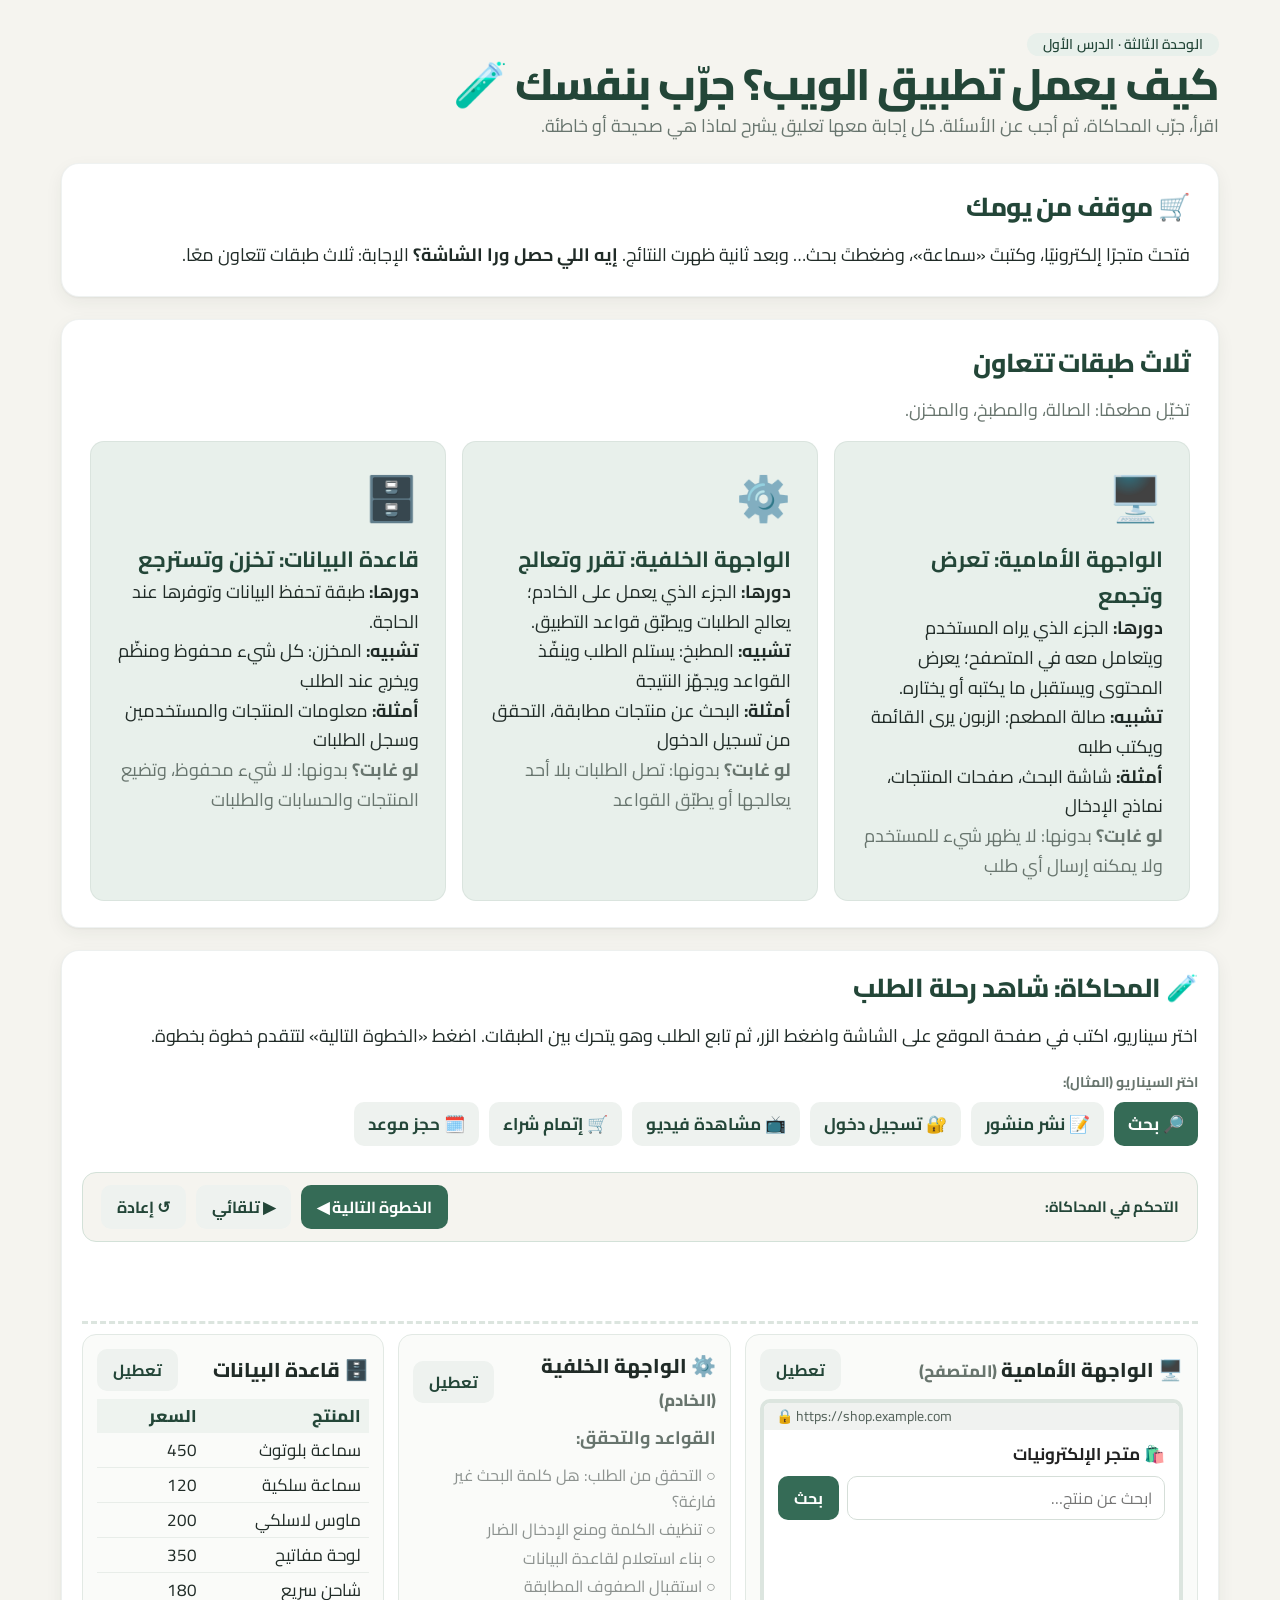
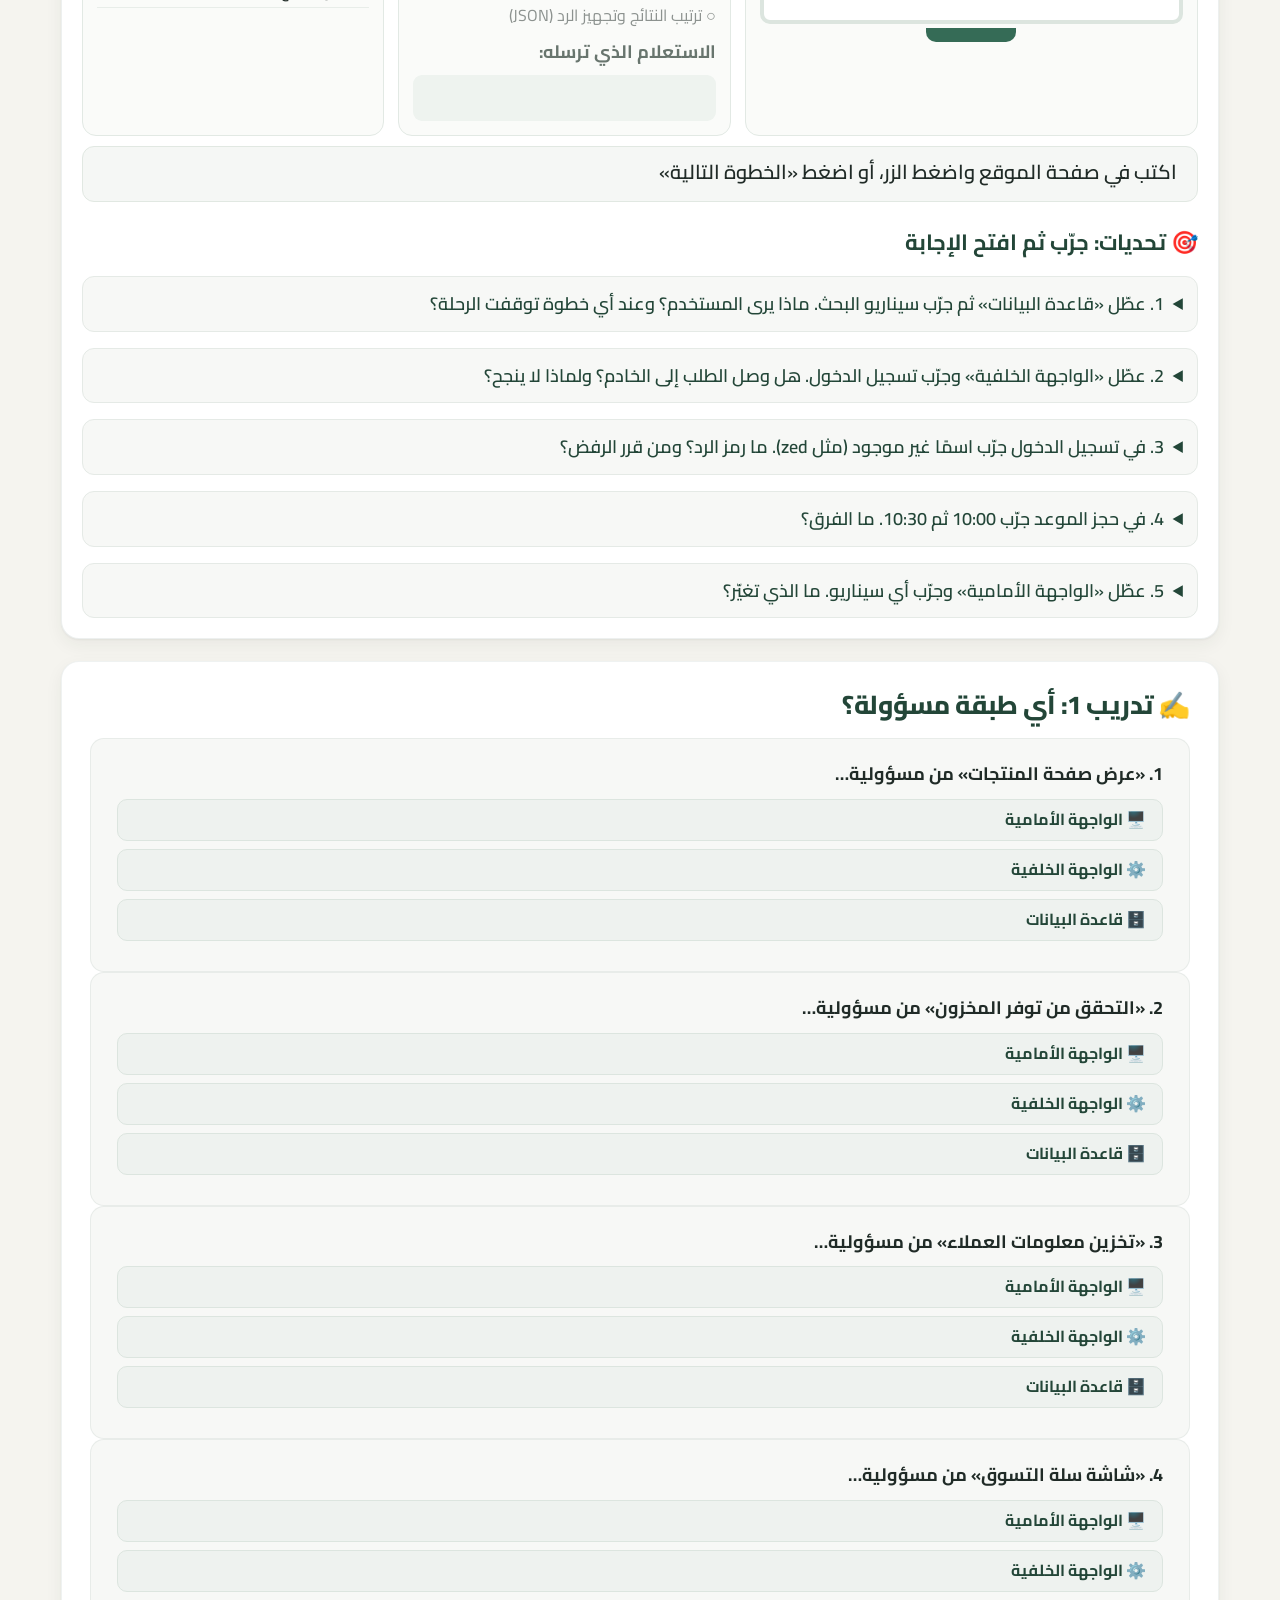
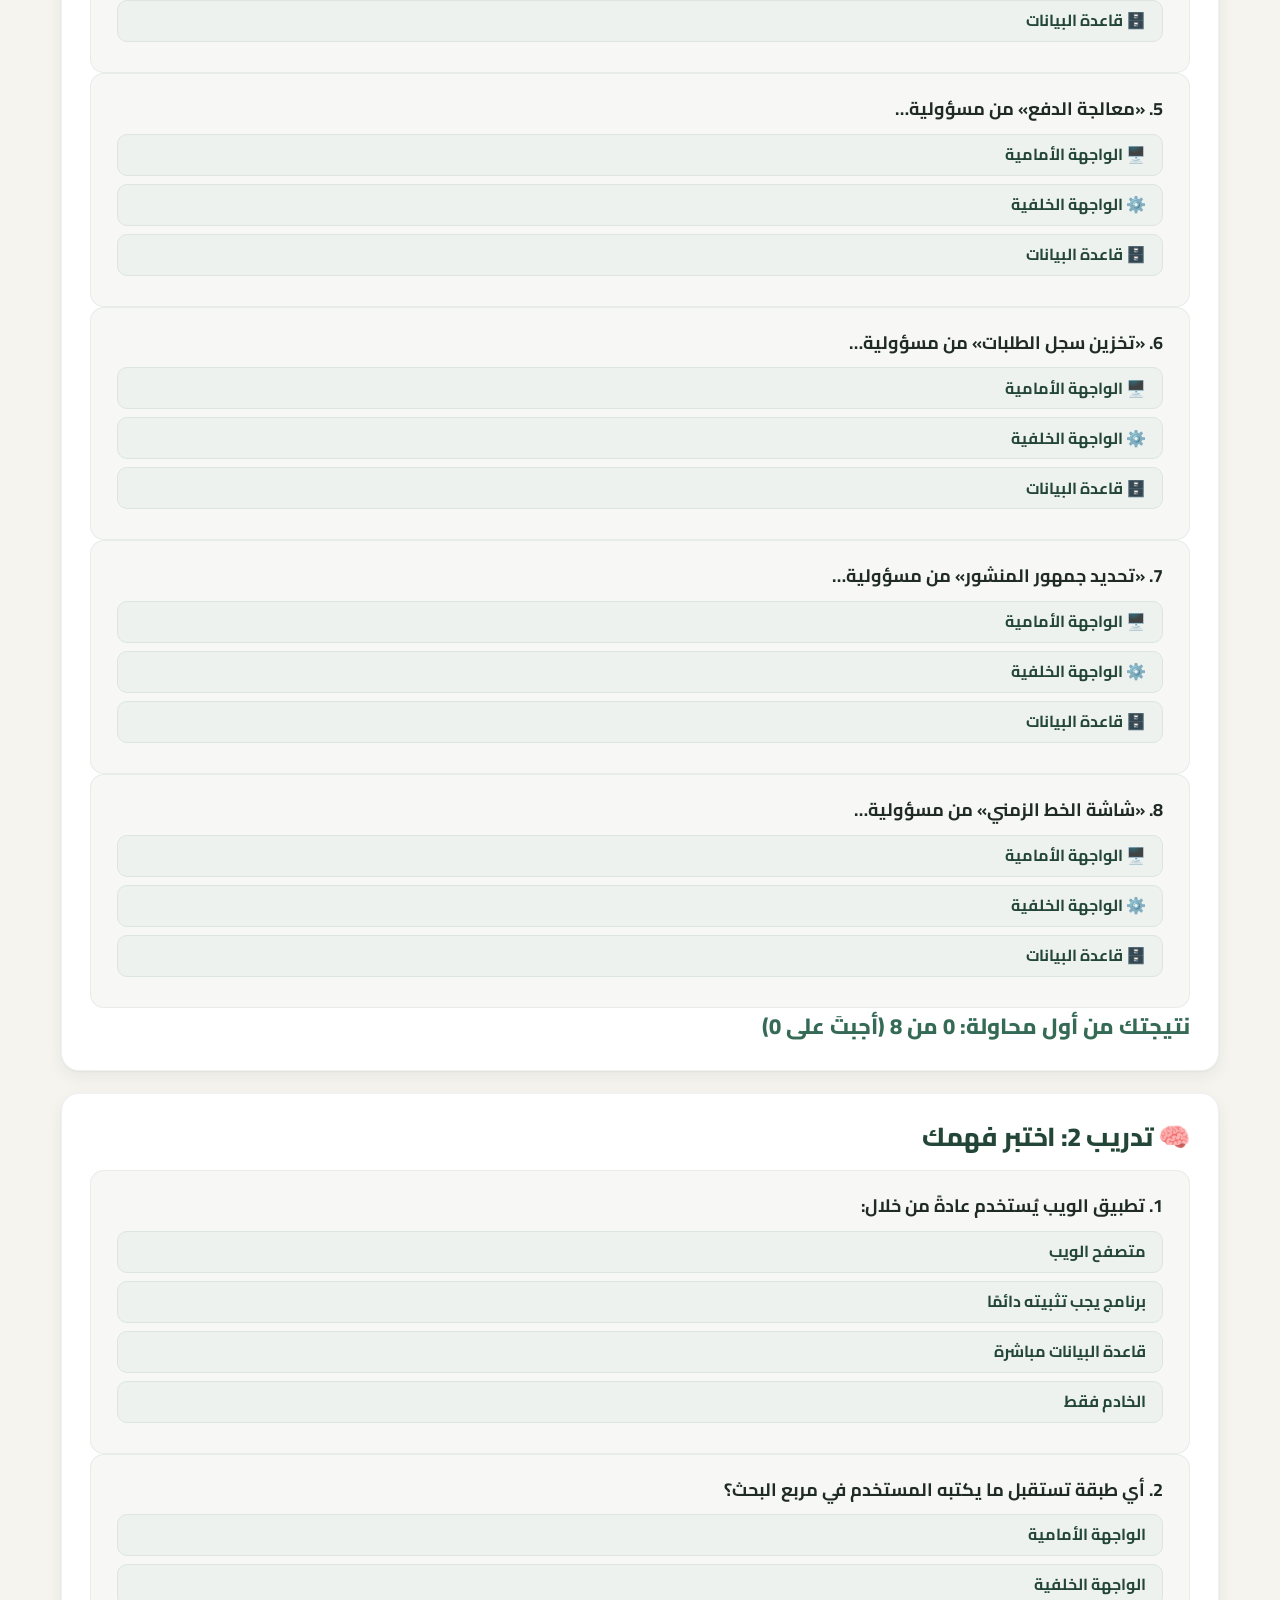
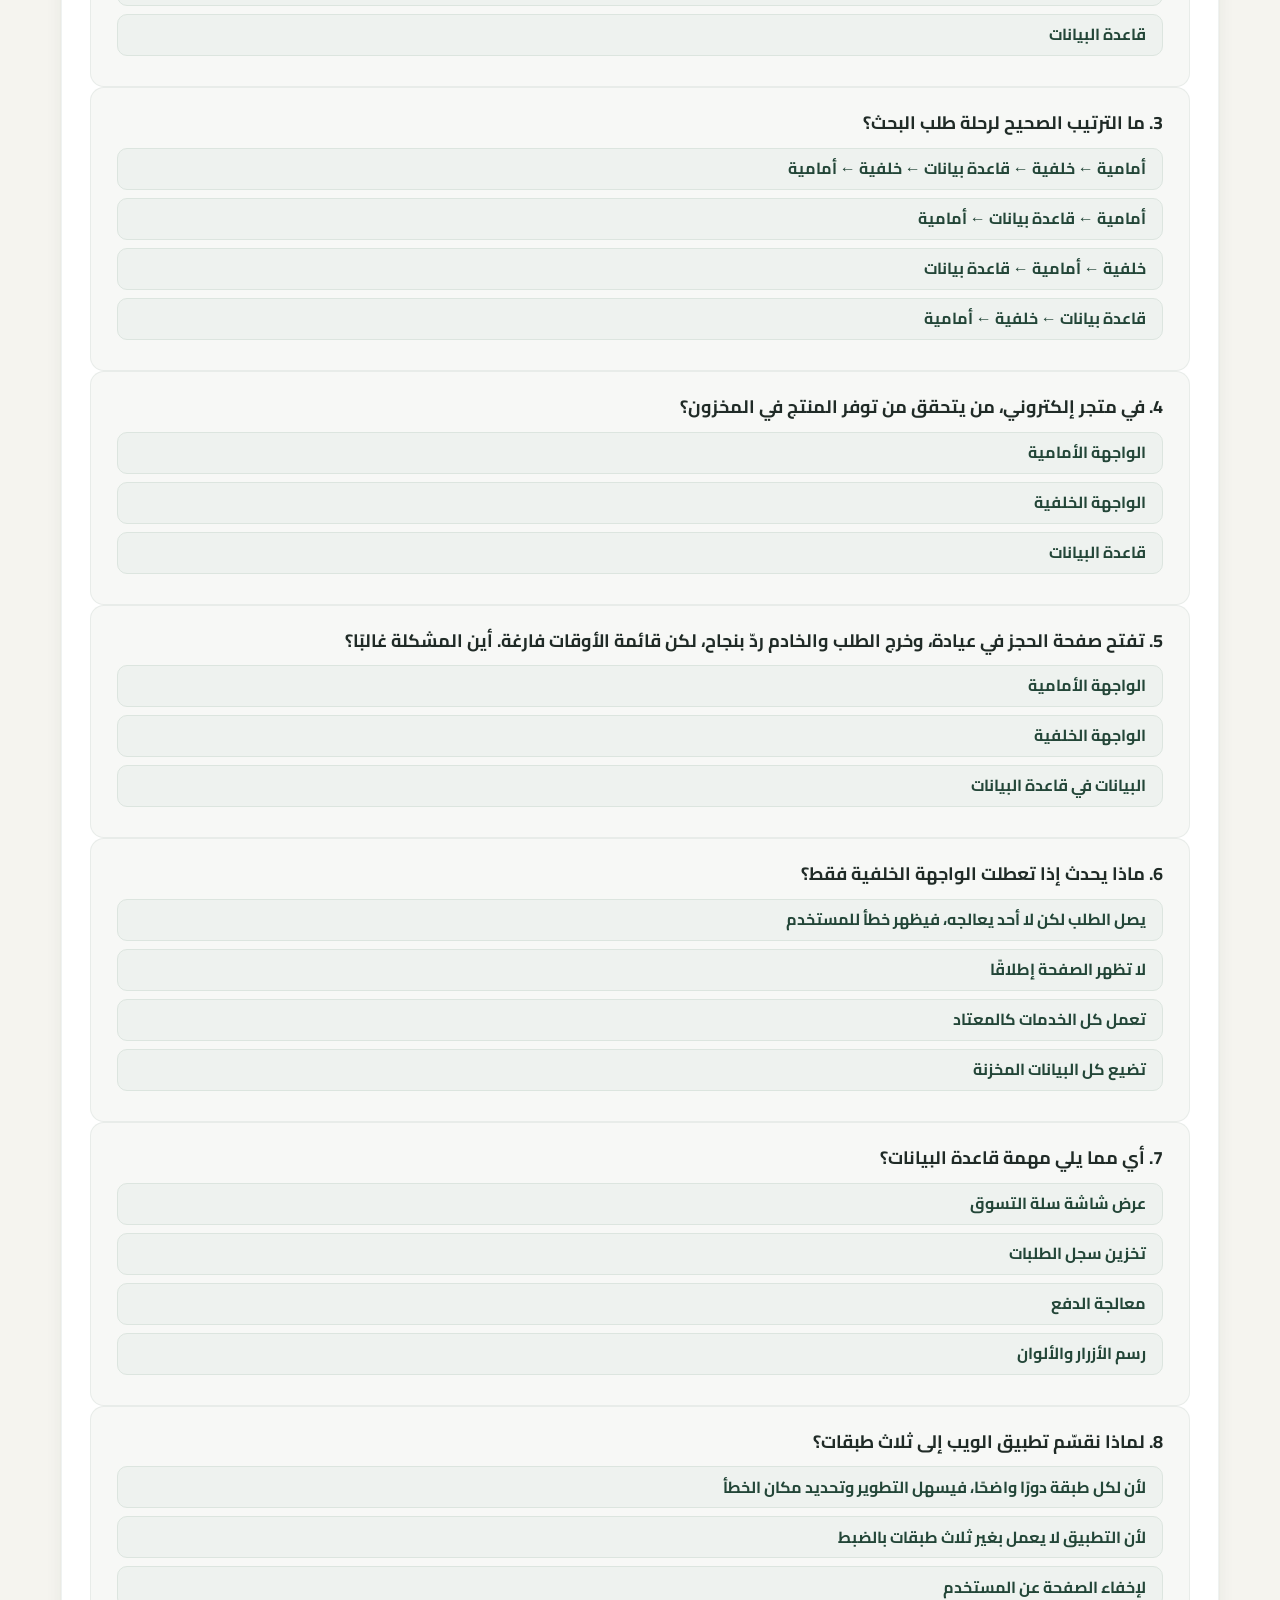
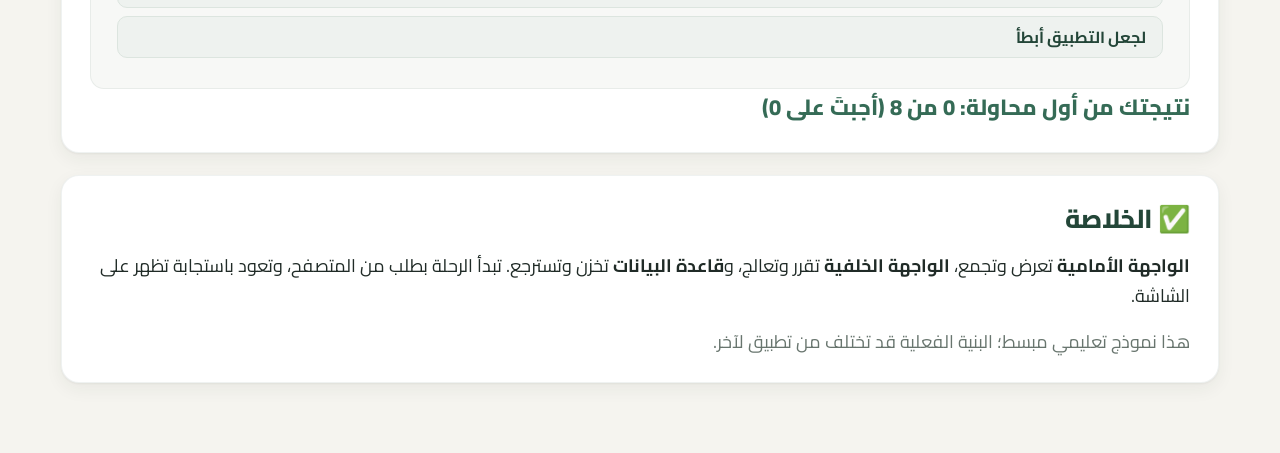
<file: index.html>
<!DOCTYPE html>
<html lang="ar" dir="rtl">
<head>
  <meta charset="utf-8">
  <meta name="viewport" content="width=device-width, initial-scale=1, viewport-fit=cover">
  <title>كيف يعمل تطبيق الويب؟ — جرّب بنفسك</title>
  <link href="https://fonts.googleapis.com/css2?family=Cairo:wght@400;600;800&display=swap" rel="stylesheet">
  <link rel="stylesheet" href="style.css">
</head>
<body>
  <main class="wrap">
    <header>
      <span class="tag">الوحدة الثالثة · الدرس الأول</span>
      <h1>كيف يعمل تطبيق الويب؟ جرّب بنفسك 🧪</h1>
      <p class="mu">اقرأ، جرّب المحاكاة، ثم أجب عن الأسئلة. كل إجابة معها تعليق يشرح لماذا هي صحيحة أو خاطئة.</p>
    </header>

    <section class="sec">
      <h2>🛒 موقف من يومك</h2>
      <p>فتحتَ متجرًا إلكترونيًا، وكتبتَ «سماعة»، وضغطتَ بحث… وبعد ثانية ظهرت النتائج. <b>إيه اللي حصل ورا الشاشة؟</b> الإجابة: ثلاث طبقات تتعاون معًا.</p>
    </section>

    <section class="sec">
      <h2>ثلاث طبقات تتعاون</h2>
      <p class="mu">تخيّل مطعمًا: الصالة، والمطبخ، والمخزن.</p>
      <div class="g3 g4" id="layers"></div>
    </section>

    <section class="sec" id="sim">
      <h2>🧪 المحاكاة: شاهد رحلة الطلب</h2>
      <p>اختر سيناريو، اكتب في صفحة الموقع على الشاشة واضغط الزر، ثم تابع الطلب وهو يتحرك بين الطبقات. اضغط «الخطوة التالية» لتتقدم خطوة بخطوة.</p>

      <!-- شريط السيناريوهات (الأمثلة) -->
      <div class="sim-scenarios">
        <span class="sim-label">اختر السيناريو (المثال):</span>
        <div class="tabs" id="tabs"></div>
      </div>

      <!-- شريط أزرار التحكم في المحاكاة منفصل تماماً -->
      <div class="sim-controls">
        <span class="sim-label">التحكم في المحاكاة:</span>
        <div class="sim-actions">
          <button class="b" id="stp">الخطوة التالية ◀</button>
          <button class="b gh" id="au">▶ تلقائي</button>
          <button class="b gh" id="rs">↺ إعادة</button>
        </div>
      </div>

      <div class="net">
        <div class="lane">
          <div class="pkt" id="pk"></div>
        </div>
        <div class="sts">
          <div class="stn" data-l="f">
            <div class="th">
              <span>🖥️ الواجهة الأمامية <small class="mu">(المتصفح)</small></span>
              <button class="b gh tg" data-l="f">تعطيل</button>
            </div>
            <div class="mon">
              <div class="url">🔒 https://shop.example.com</div>
              <div id="scr"></div>
            </div>
            <div class="stand"></div>
          </div>

          <div class="stn" data-l="b">
            <div class="th">
              <span>⚙️ الواجهة الخلفية <small class="mu">(الخادم)</small></span>
              <button class="b gh tg" data-l="b">تعطيل</button>
            </div>
            <b class="mu">القواعد والتحقق:</b>
            <ul id="ck"></ul>
            <b class="mu">الاستعلام الذي ترسله:</b>
            <code id="sq"></code>
          </div>

          <div class="stn" data-l="d">
            <div class="th">
              <span>🗄️ قاعدة البيانات</span>
              <button class="b gh tg" data-l="d">تعطيل</button>
            </div>
            <table id="dbt"></table>
          </div>
        </div>

        <div class="cap" id="cap"></div>
      </div>

      <h3>🎯 تحديات: جرّب ثم افتح الإجابة</h3>
      <details>
        <summary>1. عطّل «قاعدة البيانات» ثم جرّب سيناريو البحث. ماذا يرى المستخدم؟ وعند أي خطوة توقفت الرحلة؟</summary>
        <p>تتوقف عند الخطوة 4: الخلفية تحاول سؤال قاعدة البيانات فلا تجد بيانات، فيظهر للمستخدم «تعذّر تحميل البيانات».</p>
      </details>
      <details>
        <summary>2. عطّل «الواجهة الخلفية» وجرّب تسجيل الدخول. هل وصل الطلب إلى الخادم؟ ولماذا لا ينجح؟</summary>
        <p>الطلب يخرج من المتصفح ويصل، لكن لا أحد يعالجه ولا يطبّق القواعد؛ تتوقف الرحلة عند الخطوة 2 ويظهر خطأ في الخادم.</p>
      </details>
      <details>
        <summary>3. في تسجيل الدخول جرّب اسمًا غير موجود (مثل zed). ما رمز الرد؟ ومن قرر الرفض؟</summary>
        <p>الرد 401 Unauthorized. قاعدة البيانات أخبرت الخلفية أنه لا يوجد مستخدم مطابق، والخلفية هي التي قرّرت الرفض.</p>
      </details>
      <details>
        <summary>4. في حجز الموعد جرّب 10:00 ثم 10:30. ما الفرق؟</summary>
        <p>الوقت 10:00 محجوز مسبقًا فيأتي الرد 409 Conflict، أما 10:30 فمتاح فيُنشأ الحجز ويأتي الرد 201 Created.</p>
      </details>
      <details>
        <summary>5. عطّل «الواجهة الأمامية» وجرّب أي سيناريو. ما الذي تغيّر؟</summary>
        <p>لا يحدث شيء للمستخدم: الشاشة لا تستجيب ولا يخرج أي طلب أصلًا، فلا تتحرك الرحلة.</p>
      </details>
    </section>

    <section class="sec">
      <h2>✍️ تدريب 1: أي طبقة مسؤولة؟</h2>
      <div id="q1"></div>
    </section>

    <section class="sec">
      <h2>🧠 تدريب 2: اختبر فهمك</h2>
      <div id="q2"></div>
    </section>

    <section class="sec">
      <h2>✅ الخلاصة</h2>
      <p><b>الواجهة الأمامية</b> تعرض وتجمع، <b>الواجهة الخلفية</b> تقرر وتعالج، و<b>قاعدة البيانات</b> تخزن وتسترجع. تبدأ الرحلة بطلب من المتصفح، وتعود باستجابة تظهر على الشاشة.</p>
      <p class="mu">هذا نموذج تعليمي مبسط؛ البنية الفعلية قد تختلف من تطبيق لآخر.</p>
    </section>
  </main>

  <script src="script.js"></script>
</body>
</html>
</file>
<file: style.css>
:root {
  --bg: #F7F9FC;
  --card: #FFFFFF;
  --tx: #27384A;
  --mu: #6B7C8F;
  --g1: #E8F1FB;
  --g2: #D3E2F2;
  --g5: #8FBBE6;
  --g6: #3F6EA0;
  --g8: #274B73;
  --onb: #FFFFFF;
  --bad: #C4503C;
  --sh: 0 1px 3px rgba(39, 56, 74, .08), 0 8px 24px rgba(39, 56, 74, .06);
  box-sizing: border-box;
  padding-top: env(safe-area-inset-top, 0px);
  padding-bottom: env(safe-area-inset-bottom, 0px);
  color-scheme: light;
}

* {
  box-sizing: border-box;
}

html, body {
  height: 100%;
  margin: 0;
}

body {
  font-family: Cairo, system-ui, sans-serif;
  background: var(--bg);
  color: var(--tx);
  font-size: 22px;
  line-height: 1.7;
  overflow: hidden;
}

#deck {
  position: absolute;
  inset: 0 0 60px;
}

.s {
  position: absolute;
  inset: 0;
  display: none;
  flex-direction: column;
  justify-content: center;
  gap: 22px;
  padding: 24px 64px;
  overflow: auto;
}

.s.on {
  display: flex;
}

h1 {
  font-size: 44px;
  font-weight: 800;
  margin: 0;
  line-height: 1.35;
  color: var(--g8);
}

h2 {
  font-size: 32px;
  font-weight: 800;
  margin: 0;
  color: var(--g8);
}

p {
  margin: 0;
}

.mu {
  color: var(--mu);
}

.card {
  background: var(--card);
  border-radius: 18px;
  padding: 20px 26px;
  box-shadow: var(--sh);
}

.g3 {
  display: grid;
  grid-template-columns: repeat(3, 1fr);
  gap: 20px;
}

.two {
  display: grid;
  grid-template-columns: 1fr 1fr;
  gap: 16px;
}

.tag {
  display: inline-block;
  background: var(--g1);
  color: var(--g6);
  border-radius: 99px;
  padding: 0 16px;
  font-weight: 600;
  font-size: 18px;
}

[data-r] {
  opacity: 0;
  transform: translateY(14px);
  transition: .45s;
  pointer-events: none;
}

[data-r].v {
  opacity: 1;
  transform: none;
  pointer-events: auto;
}

.b {
  font: inherit;
  font-size: 19px;
  font-weight: 600;
  border: 0;
  border-radius: 12px;
  padding: 6px 18px;
  background: var(--g6);
  color: #fff;
  cursor: pointer;
}

.b:hover {
  filter: brightness(1.12);
}

.b.gh {
  background: var(--g1);
  color: var(--g6);
}

.b.on2 {
  background: var(--g6);
  color: #fff;
}

.b.ok, .chip.ok2 {
  background: var(--g6) !important;
  color: #fff !important;
}

.b.no {
  background: var(--bad) !important;
  color: #fff !important;
}

input {
  font: inherit;
  font-size: 19px;
  border: 2px solid var(--g2);
  border-radius: 12px;
  padding: 4px 14px;
  background: var(--card);
  color: var(--tx);
  width: 230px;
}

.step {
  font-size: 34px;
  font-weight: 600;
}

.big {
  font-size: 52px;
  font-weight: 800;
  color: var(--g6);
}

.lay {
  position: relative;
  display: grid;
  grid-template-columns: repeat(3, 1fr);
  gap: 40px;
}

.lc {
  background: var(--card);
  border-radius: 18px;
  padding: 12px 18px;
  box-shadow: var(--sh);
  border: 2px solid transparent;
  transition: .3s;
  min-height: 210px;
}

.lc.act {
  border-color: var(--g5);
  background: var(--g1);
}

.lc.bad {
  border-color: var(--bad);
}

.lc.off {
  opacity: .55;
}

.lc h3 {
  margin: 0;
  font-size: 24px;
}

.pk {
  position: absolute;
  left: 0;
  top: 0;
  width: 28px;
  height: 28px;
  border-radius: 50%;
  background: var(--g5);
  box-shadow: 0 0 0 8px rgba(61, 140, 92, .25);
  transition: left .8s, top .8s, opacity .3s;
  opacity: 0;
  z-index: 2;
}

table {
  width: 100%;
  border-collapse: collapse;
  font-size: 17px;
}

td, th {
  padding: 3px 8px;
  text-align: start;
}

tr.hl {
  background: var(--g2);
}

.cap {
  background: var(--card);
  border-radius: 14px;
  padding: 8px 20px;
  box-shadow: var(--sh);
  min-height: 56px;
  font-weight: 600;
}

.cap.bad, .usr.bad {
  color: var(--bad);
}

.usr {
  background: var(--card);
  border-radius: 14px;
  padding: 8px 20px;
  box-shadow: var(--sh);
  min-height: 56px;
  font-size: 19px;
}

.tabs {
  display: flex;
  gap: 10px;
}

.zn {
  background: var(--card);
  border-radius: 16px;
  padding: 12px 16px;
  min-height: 150px;
  box-shadow: var(--sh);
  transition: .2s;
}

.zn.shk {
  outline: 3px solid var(--bad);
}

.chip {
  display: inline-block;
  background: var(--g1);
  color: var(--g8);
  border-radius: 12px;
  padding: 2px 14px;
  margin: 4px;
  cursor: grab;
  font-weight: 600;
}

.zn .chip {
  display: block;
  cursor: default;
}

#pool {
  min-height: 60px;
}

.cl {
  cursor: pointer;
}

.cl .a {
  display: none;
}

.cl.sh .a {
  display: inline;
}

.cl.sh .q {
  display: none;
}

.q {
  color: var(--mu);
  font-size: 17px;
}

.rv {
  cursor: pointer;
}

.rv .a {
  display: none;
  color: var(--g6);
  font-weight: 600;
}

.rv.sh .a {
  display: block;
}

#bar {
  position: absolute;
  inset: auto 0 0 0;
  height: 60px;
  display: flex;
  align-items: center;
  gap: 8px;
  padding: 0 20px;
  background: var(--card);
  z-index: 6;
  box-shadow: 0 -1px 0 var(--g2);
}

#pg {
  position: absolute;
  top: 0;
  right: 0;
  height: 3px;
  background: var(--g5);
  transition: width .3s;
}

.sp {
  flex: 1;
}

.dot {
  width: 26px;
  height: 26px;
  border-radius: 50%;
  border: 2px solid var(--card);
  cursor: pointer;
  padding: 0;
}

#ink {
  position: fixed;
  left: 0;
  top: 0;
  z-index: 5;
  pointer-events: none;
  touch-action: none;
}

#ink.on {
  pointer-events: auto;
  cursor: crosshair;
}

.b, .b.on2 {
  color: var(--onb);
}

.b.gh {
  color: var(--g6);
}

.b.ok, .chip.ok2 {
  color: var(--onb) !important;
}

.g4 {
  grid-template-columns: repeat(2, 1fr);
}

.bar2 {
  display: flex;
  gap: 10px;
  align-items: center;
}

.net {
  display: flex;
  flex-direction: column;
  gap: 10px;
  flex: 1;
  min-height: 0;
}

.lane {
  position: relative;
  height: 52px;
  border-bottom: 3px dashed var(--g2);
  flex: none;
}

.pkt {
  position: absolute;
  top: 2px;
  left: 0;
  direction: ltr;
  white-space: nowrap;
  font: 600 16px/1 ui-monospace, Menlo, Consolas, monospace;
  padding: 10px 16px;
  border-radius: 12px;
  background: var(--g6);
  color: var(--onb);
  opacity: 0;
  transition: left .9s ease, opacity .3s;
  z-index: 2;
  box-shadow: var(--sh);
}

.pkt.res {
  background: var(--g1);
  color: var(--g6);
  border: 2px solid var(--g6);
}

.pkt.bad {
  background: var(--bad);
  color: #fff;
}

.sts {
  display: grid;
  grid-template-columns: 1.5fr 1.1fr 1fr;
  gap: 22px;
  flex: 1;
  min-height: 0;
}

.stn {
  background: var(--card);
  border-radius: 18px;
  padding: 12px 16px;
  box-shadow: var(--sh);
  border: 3px solid transparent;
  transition: .3s;
  display: flex;
  flex-direction: column;
  gap: 8px;
  min-height: 0;
  overflow: auto;
}

.stn.act {
  border-color: var(--g5);
  background: var(--g1);
}

.stn.bad {
  border-color: var(--bad);
}

.stn.off {
  opacity: .55;
}

.th {
  display: flex;
  justify-content: space-between;
  align-items: center;
  gap: 6px;
  font-weight: 800;
  font-size: 20px;
}

.tg {
  font-size: 14px;
  padding: 0 10px;
}

.mon {
  border: 6px solid var(--g6);
  border-radius: 12px;
  background: #fff;
  color: #222;
  overflow: hidden;
  font-size: 17px;
}

.url {
  background: #e8e8ec;
  padding: 2px 12px;
  font-size: 14px;
  direction: ltr;
  text-align: left;
}

#scr {
  padding: 10px 14px;
  min-height: 190px;
}

#scr.dead .srch {
  opacity: .2;
}

.srch {
  display: flex;
  gap: 8px;
  margin: 8px 0;
}

.srch input {
  flex: 1;
  width: auto;
  font-size: 16px;
  border-color: #ccc;
  background: #fff;
  color: #222;
}

.stand {
  width: 90px;
  height: 14px;
  background: var(--g6);
  margin: -4px auto 0;
  border-radius: 0 0 10px 10px;
  flex: none;
}

#ck {
  list-style: none;
  margin: 0;
  padding: 0;
  font-size: 16px;
}

#ck li {
  opacity: .5;
  padding: 1px 0;
}

#ck li.done {
  opacity: 1;
  font-weight: 600;
}

#sq {
  display: block;
  background: var(--g1);
  color: var(--g8);
  border-radius: 10px;
  padding: 6px 10px;
  font: 14px/1.5 ui-monospace, Menlo, Consolas, monospace;
  white-space: pre-wrap;
  min-height: 46px;
  direction: ltr;
  text-align: left;
}

.cap {
  font-size: 20px;
}

.stn[data-l=f] {
  --st: #E8F1FB;
}

.stn[data-l=b] {
  --st: #FDEFE0;
}

.stn[data-l=d] {
  --st: #E3F4EA;
}

.stn.act {
  background: var(--st);
}

.tabs {
  flex-wrap: wrap;
}

.bar2 {
  flex-wrap: wrap;
}

.tabs .b {
  font-size: 17px;
  padding: 4px 14px;
}

html, body {
  height: auto;
  min-width: 320px;
}

body {
  overflow-x: hidden;
  overflow-y: auto;
  padding: 0;
}

.wrap {
  width: 92%;
  max-width: 1800px;
  margin: 0 auto;
  padding: 28px 10px 70px;
  display: flex;
  flex-direction: column;
  gap: 26px;
}

.sec {
  background: var(--card);
  border-radius: 22px;
  padding: 26px 28px;
  box-shadow: var(--sh);
  display: flex;
  flex-direction: column;
  gap: 14px;
}

.sec h2 {
  font-size: 30px;
}

h3 {
  margin: 6px 0 0;
  font-size: 22px;
  color: var(--g8);
}

.sec .card {
  background: var(--g1);
  box-shadow: none;
}

.g4 {
  grid-template-columns: repeat(3, 1fr);
}

.opts {
  display: grid;
  gap: 8px;
  margin: 10px 0;
}

.op {
  text-align: start;
  white-space: normal;
  font-size: 18px;
  line-height: 1.6;
  padding: 8px 16px;
}

.qc {
  background: var(--bg) !important;
}

.fb {
  border-radius: 12px;
  padding: 0;
  font-size: 18px;
}

.fb.good, .fb.bad {
  padding: 10px 16px;
}

.fb.good {
  background: #E3F4EA;
  color: #1B5C3A;
}

.fb.bad {
  background: #FBE9E5;
  color: #8A2F1F;
}

details {
  background: var(--bg);
  border-radius: 12px;
  padding: 8px 16px;
}

summary {
  cursor: pointer;
  font-weight: 600;
}

details p {
  margin-top: 6px;
  color: var(--g8);
}

#sim {
  padding: 20px;
}

#sim .sts {
  min-height: 330px;
}

.cap {
  background: var(--bg);
}

.stn {
  background: var(--bg);
}

@media(max-width: 820px) {
  .g3, .g4 {
    grid-template-columns: 1fr;
  }
  .sts {
    grid-template-columns: 1fr;
  }
  .pkt {
    position: static;
    display: inline-block;
    margin: 6px 0;
    opacity: 1;
  }
  .lane {
    height: auto;
    border: 0;
  }
  h1 {
    font-size: 32px;
  }
  .sec {
    padding: 18px;
  }
}

/* Responsive simulation improvements */
#sim {
  min-width: 0;
}

#sim .net {
  min-width: 0;
}

.sim-scenarios {
  display: flex;
  flex-direction: column;
  gap: 8px;
  margin-top: 4px;
}

.sim-label {
  font-size: 14px;
  font-weight: 700;
  color: var(--mu);
}

.sim-controls {
  display: flex;
  align-items: center;
  justify-content: space-between;
  flex-wrap: wrap;
  gap: 12px;
  padding: 12px 18px;
  background: var(--bg);
  border: 1px solid var(--g2);
  border-radius: 14px;
  margin: 10px 0 14px;
}

.sim-controls .sim-label {
  color: var(--g8);
  font-size: 15px;
  margin: 0;
}

.sim-actions {
  display: flex;
  align-items: center;
  gap: 10px;
  flex-wrap: wrap;
}

#sim .bar2 {
  align-items: center;
}

#sim .tabs {
  min-width: 0;
}

#sim .tabs .b, #sim .bar2 > .b, .sim-actions .b {
  min-height: 44px;
}

#sim .sts {
  min-width: 0;
}

#sim .stn {
  min-width: 0;
}

#sim .mon, #sim #sq {
  max-width: 100%;
}

#sim #sq {
  overflow-wrap: anywhere;
}

@media (max-width: 820px) {
  .wrap {
    padding: 16px 12px 36px;
    gap: 16px;
  }
  .sec {
    padding: 18px 14px;
    border-radius: 16px;
    gap: 12px;
  }
  .sec h2 {
    font-size: clamp(21px, 5vw, 27px);
  }
  h1 {
    font-size: clamp(27px, 6vw, 34px);
    line-height: 1.35;
  }
  body {
    font-size: 17px;
    line-height: 1.65;
  }
  .mu {
    line-height: 1.55;
  }

  /* Keep the three layers side-by-side in a swipeable track.
     Stacking them vertically breaks the request-packet animation. */
  #sim .sts {
    display: grid;
    grid-template-columns: repeat(3, minmax(250px, 1fr));
    gap: 12px;
    overflow-x: auto;
    overflow-y: hidden;
    overscroll-behavior-x: contain;
    scroll-snap-type: x mandatory;
    -webkit-overflow-scrolling: touch;
    padding: 4px 2px 12px;
    min-height: 0;
  }
  #sim .stn {
    min-width: 0;
    min-height: 330px;
    max-height: 440px;
    overflow-y: auto;
    scroll-snap-align: start;
    padding: 10px;
    border-width: 2px;
  }
  #sim .th {
    font-size: 16px;
    align-items: flex-start;
  }
  #sim .th small {
    display: block;
    font-size: 12px;
  }
  #sim .tg {
    font-size: 13px;
    padding: 3px 9px;
    flex: none;
  }
  #sim .mon {
    font-size: 14px;
  }
  #sim #scr {
    min-height: 150px;
    padding: 8px;
  }
  #sim .srch {
    flex-wrap: wrap;
  }
  #sim .srch input {
    min-width: 0;
    width: 100%;
    min-height: 42px;
  }
  #sim .srch .b {
    min-height: 42px;
  }
  #sim #ck {
    font-size: 14px;
  }
  #sim table {
    font-size: 13px;
  }
  #sim td, #sim th {
    padding: 4px 5px;
  }
  #sim #sq {
    font-size: 12px;
  }
  #sim .lane {
    height: 46px;
  }
  #sim .pkt {
    font-size: 12px;
    padding: 8px 10px;
    max-width: 190px;
    overflow: hidden;
    text-overflow: ellipsis;
  }
  #sim .cap {
    font-size: 16px;
    min-height: 0;
    padding: 10px 12px;
  }
  #sim .tabs {
    width: 100%;
    overflow-x: auto;
    flex-wrap: nowrap;
    padding-bottom: 6px;
    -webkit-overflow-scrolling: touch;
  }
  #sim .tabs .b {
    flex: 0 0 auto;
    white-space: nowrap;
  }
  .sim-controls {
    flex-direction: column;
    align-items: stretch;
    padding: 12px;
    gap: 10px;
  }
  .sim-actions {
    display: flex;
    gap: 8px;
    width: 100%;
  }
  #sim #stp {
    flex: 1.3;
  }
  #sim #au, #sim #rs {
    flex: 1;
  }
  .sim-actions .b {
    font-size: 14px;
    padding: 8px 10px;
    text-align: center;
    justify-content: center;
  }
  #sim .net {
    gap: 8px;
  }
}

@media (max-width: 480px) {
  .wrap {
    padding-inline: 10px;
  }
  .sec {
    padding: 16px 12px;
  }
  #sim .sts {
    grid-template-columns: repeat(3, minmax(min(82vw, 280px), 1fr));
  }
  #sim .stn {
    min-height: 350px;
    max-height: 430px;
  }
  #sim .th {
    flex-wrap: wrap;
  }
  #sim .th > span {
    flex: 1 1 100%;
  }
  #sim .th .tg {
    align-self: flex-start;
  }
  #sim .tabs .b {
    font-size: 14px;
    padding: 6px 11px;
  }
  #sim #stp, #sim #au, #sim #rs {
    font-size: 14px;
  }
  #sim .pkt {
    max-width: 150px;
    white-space: nowrap;
  }
  .opts .op {
    font-size: 16px;
  }
}

@media (min-width: 821px) and (max-width: 1100px) {
  .wrap {
    padding-inline: 18px;
  }
  #sim .sts {
    grid-template-columns: 1.25fr 1fr 1fr;
    gap: 12px;
  }
  #sim .stn {
    padding: 10px;
  }
  #sim .th {
    font-size: 17px;
  }
}

/* =========================================================
   Visual refresh — restrained palette + Refactoring UI rules
   ========================================================= */
:root {
  --bg: #F5F4EF;
  --card: #FFFFFF;
  --tx: #202B27;
  --mu: #68756E;

  /* A compact, consistent green palette */
  --g1: #E8F0EB;
  --g2: #D3E1D8;
  --g5: #83A995;
  --g6: #356B56;
  --g8: #234638;

  --onb: #FFFFFF;
  --bad: #B5473C;
  --sh: 0 1px 2px rgba(32, 43, 39, .05),
        0 6px 18px rgba(32, 43, 39, .06);
  color-scheme: light;
}

/* Stronger hierarchy comes from size, weight and contrast—not many colors. */
body {
  color: var(--tx);
  background: var(--bg);
  font-size: 18px;
  line-height: 1.65;
}

h1, h2, h3 {
  color: var(--g8);
}

h1 {
  letter-spacing: -.035em;
  line-height: 1.22;
}

h2 {
  letter-spacing: -.02em;
  line-height: 1.3;
}

p {
  max-width: 100%;
}

.mu {
  color: var(--mu);
}

.wrap {
  width: 92%;
  max-width: 1800px;
  gap: 22px;
}

.sec {
  padding: 26px 28px;
  gap: 16px;
  border: 1px solid rgba(35, 70, 56, .07);
  border-radius: 18px;
  box-shadow: var(--sh);
}

.sec h2 {
  font-size: 26px;
}

.card {
  border: 1px solid rgba(35, 70, 56, .07);
  border-radius: 14px;
  box-shadow: none;
}

.tag {
  background: var(--g1);
  color: var(--g8);
  font-size: 14px;
  letter-spacing: .01em;
}

.b {
  min-height: 42px;
  padding: 7px 16px;
  border-radius: 10px;
  background: var(--g6);
  color: var(--onb);
  font-size: 16px;
  font-weight: 700;
  transition: background-color .16s ease, transform .16s ease, box-shadow .16s ease;
}

.b:hover {
  filter: none;
  background: var(--g8);
}

.b:active {
  transform: translateY(1px);
}

.b.gh {
  background: #EEF2EF;
  color: var(--g8);
}

.b.gh:hover {
  background: var(--g1);
}

.b.ok, .chip.ok2 {
  background: var(--g6) !important;
  color: #fff !important;
}

.b.no {
  background: var(--bad) !important;
  color: #fff !important;
}

input {
  min-height: 44px;
  border: 1px solid #C8D5CD;
  border-radius: 10px;
  padding: 7px 12px;
  font-size: 16px;
}

input:focus, button:focus-visible, summary:focus-visible {
  outline: 3px solid rgba(53, 107, 86, .25);
  outline-offset: 2px;
}

button:disabled {
  cursor: not-allowed;
  opacity: .55;
}

.g3, .two {
  gap: 16px;
}

.lc {
  border: 1px solid rgba(35, 70, 56, .08);
  border-radius: 14px;
  box-shadow: none;
}

.lc.act {
  border-color: var(--g5);
  background: var(--g1);
}

.pk {
  background: var(--g6);
  box-shadow: 0 0 0 6px rgba(53, 107, 86, .16);
}

.cap, .usr {
  border: 1px solid rgba(35, 70, 56, .07);
  border-radius: 12px;
  box-shadow: none;
}

.cap.bad, .usr.bad {
  color: var(--bad);
}

#bar {
  background: var(--card);
  border-top: 1px solid var(--g2);
  box-shadow: 0 -4px 16px rgba(32, 43, 39, .04);
}

#pg {
  background: var(--g6);
}

.dot {
  border-color: var(--card);
}

#sim {
  background: var(--card);
  border: 1px solid rgba(35, 70, 56, .08);
}

#sim .sts {
  gap: 14px;
}

#sim .stn {
  background: #FAFBF9;
  border: 1px solid #E2E9E4;
  border-radius: 14px;
  box-shadow: none;
  padding: 14px;
}

#sim .stn[data-l="f"] {
  --st: #EDF3F8;
}

#sim .stn[data-l="b"] {
  --st: #F4F1E8;
}

#sim .stn[data-l="d"] {
  --st: #EAF2EC;
}

#sim .stn.act {
  background: var(--st);
  border-color: var(--g5);
  box-shadow: inset 0 0 0 1px rgba(53, 107, 86, .08);
}

#sim .stn.bad {
  border-color: #D98A80;
  background: #FCF1EF;
}

#sim .stn.off {
  opacity: .58;
}

#sim .th {
  color: var(--tx);
}

#sim .mon {
  border: 4px solid #DCE5DF;
  border-radius: 10px;
  background: #FFFFFF;
}

#sim .url {
  background: #F0F2F0;
  color: #536159;
}

#sim .srch input {
  border-color: #D5DED8;
}

#sim .lane {
  border-bottom-color: #DCE5DF;
}

#sim .pkt {
  background: var(--g6);
  color: #FFFFFF;
  border-radius: 9px;
  box-shadow: 0 3px 10px rgba(32, 43, 39, .12);
}

#sim .pkt.res {
  background: #EEF4EF;
  color: var(--g8);
  border: 1px solid var(--g5);
}

#sim .pkt.bad {
  background: var(--bad);
  color: #fff;
}

#sim #sq {
  background: #EEF3EF;
  color: #294C3D;
  border-radius: 9px;
}

#sim .cap {
  background: #F5F7F5;
  border: 1px solid #E1E8E2;
}

#sim .cap.bad {
  background: #FCF1EF;
  border-color: #F0D1CC;
  color: #8C332B;
}

#sim table {
  border-collapse: separate;
  border-spacing: 0;
}

#sim th {
  color: var(--g8);
  background: #EEF3EF;
  font-weight: 800;
}

#sim td {
  border-bottom: 1px solid #E8EDE9;
}

#sim tr.hl {
  background: #E8F0EB;
}

#sim .tag {
  background: #E8F0EB;
  color: #234638;
}

details {
  background: #F7F8F6;
  border: 1px solid #E5EAE6;
  border-radius: 12px;
  padding: 12px 14px;
}

summary {
  color: var(--g8);
}

details p {
  color: var(--tx);
}

.qc {
  background: #F7F8F6 !important;
}

.fb.good {
  background: #E8F2EB;
  color: #24583D;
}

.fb.bad {
  background: #FBEDEA;
  color: #8C332B;
}

.op {
  border: 1px solid #DCE5DF;
  background: #FFFFFF;
  color: var(--tx);
}

.op:hover {
  background: #F0F5F1;
}

.op.ok {
  border-color: var(--g6);
  background: var(--g6) !important;
  color: #FFFFFF !important;
}

.op.no {
  border-color: var(--bad);
  background: var(--bad) !important;
  color: #FFFFFF !important;
}

@media (max-width: 820px) {
  body {
    font-size: 16px;
  }
  .wrap {
    gap: 16px;
    padding: 14px 12px 32px;
  }
  .sec {
    padding: 18px 14px;
    border-radius: 15px;
  }
  .sec h2 {
    font-size: 22px;
  }
  #sim .stn {
    border-radius: 12px;
  }
}

@media (prefers-reduced-motion: reduce) {
  *, *::before, *::after {
    scroll-behavior: auto !important;
    animation-duration: .01ms !important;
    animation-iteration-count: 1 !important;
    transition-duration: .01ms !important;
  }
}

/* Typography: Cairo */
html, body, button, input, select, textarea {
  font-family: "Cairo", sans-serif !important;
}
</file>
